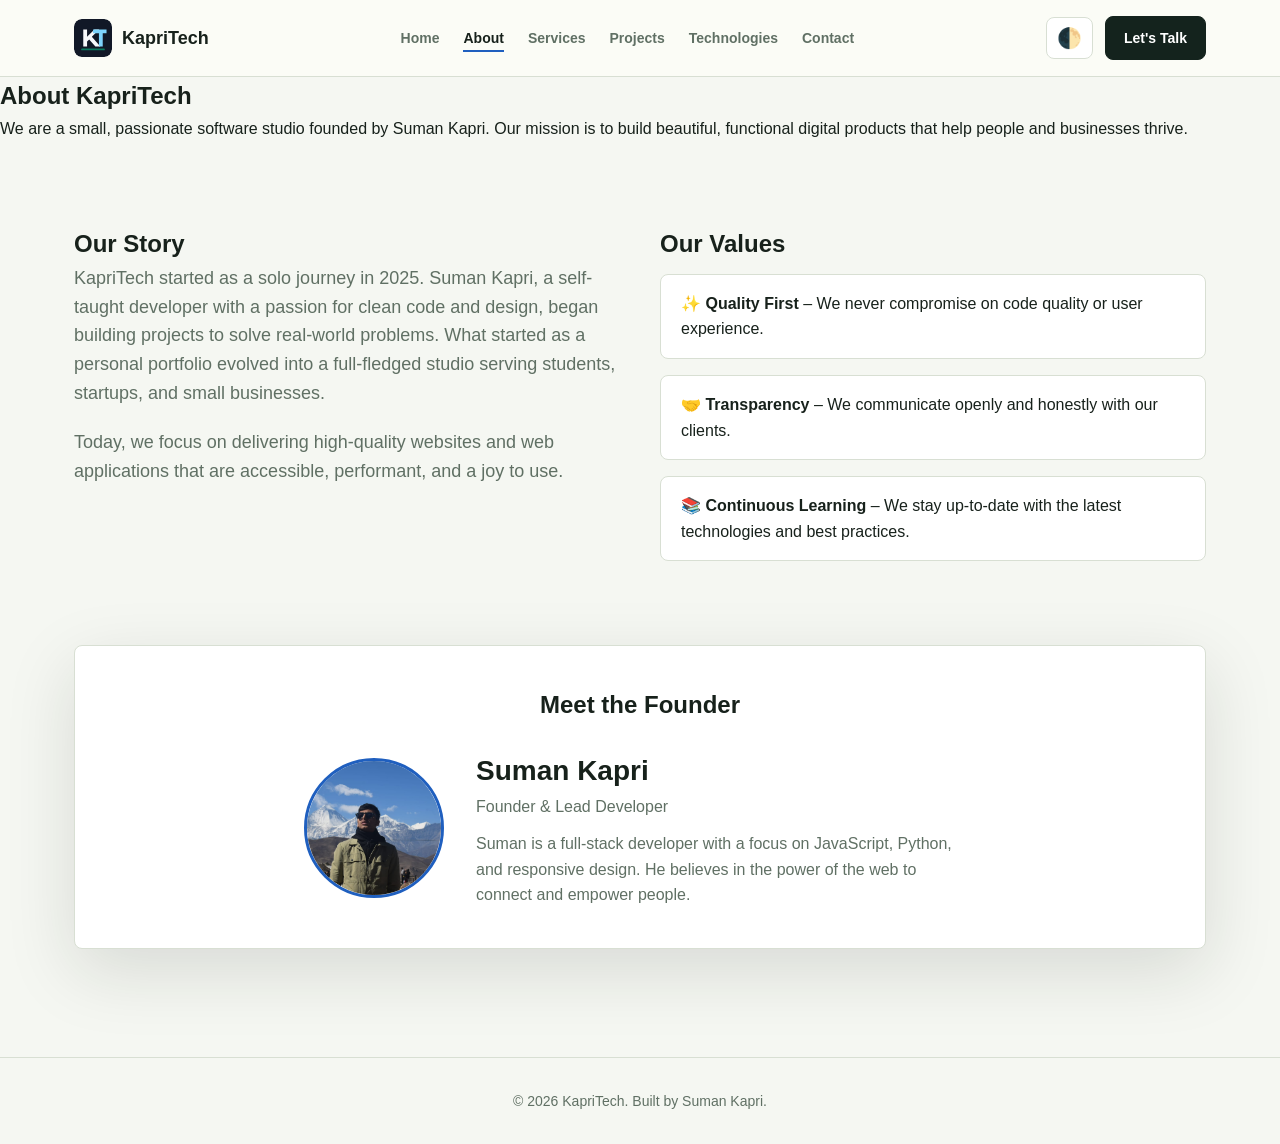
<file: portfolio-website/about.html>
<!DOCTYPE html>
<html lang="en">

<head>
    <meta charset="UTF-8" />
    <meta name="viewport" content="width=device-width, initial-scale=1.0" />
    <meta name="description" content="About KapriTech – the founder story, mission, and values of Suman Kapri." />
    <title>About | KapriTech</title>
    <link rel="icon" href="assets/kapritech-mark.svg" type="image/svg+xml" />
    <link rel="stylesheet" href="style.css" />
</head>

<body>

    <header class="site-header">
        <nav class="navbar">
            <a href="index.html" class="logo">
                <img src="assets/kapritech-mark.svg" alt="KapriTech Logo" class="brand-mark" />
                <span>KapriTech</span>
            </a>
            <button class="nav-toggle" aria-expanded="false" aria-label="Toggle navigation menu">
                <span></span><span></span><span></span>
            </button>
            <ul class="nav-links">
                <li><a href="index.html">Home</a></li>
                <li><a href="about.html" class="active">About</a></li>
                <li><a href="services.html">Services</a></li>
                <li><a href="projects.html">Projects</a></li>
                <li><a href="index.html#technologies">Technologies</a></li>
                <li><a href="contact.html">Contact</a></li>
            </ul>
            <div class="nav-actions">
                <button class="theme-toggle" aria-label="Toggle theme">🌓</button>
                <a href="contact.html" class="nav-btn">Let's Talk</a>
            </div>
        </nav>
    </header>

    <main>
        <section class="page-hero">
            <h1>About KapriTech</h1>
            <p>We are a small, passionate software studio founded by Suman Kapri. Our mission is to build beautiful, functional digital products that help people and businesses thrive.</p>
        </section>

        <section class="section">
            <div class="about-grid" style="grid-template-columns: 1fr 1fr; gap: 40px;">
                <div>
                    <h2>Our Story</h2>
                    <p style="color: var(--muted); font-size: 18px; margin-bottom: 20px;">
                        KapriTech started as a solo journey in 2025. Suman Kapri, a self-taught developer with a passion for clean code and design, began building projects to solve real-world problems. What started as a personal portfolio evolved into a full-fledged studio serving students, startups, and small businesses.
                    </p>
                    <p style="color: var(--muted); font-size: 18px;">
                        Today, we focus on delivering high-quality websites and web applications that are accessible, performant, and a joy to use.
                    </p>
                </div>
                <div>
                    <h2>Our Values</h2>
                    <ul style="list-style: none; display: flex; flex-direction: column; gap: 16px; margin-top: 10px;">
                        <li style="background: var(--surface); border: 1px solid var(--line); border-radius: var(--radius); padding: 16px 20px;">
                            <strong>✨ Quality First</strong> – We never compromise on code quality or user experience.
                        </li>
                        <li style="background: var(--surface); border: 1px solid var(--line); border-radius: var(--radius); padding: 16px 20px;">
                            <strong>🤝 Transparency</strong> – We communicate openly and honestly with our clients.
                        </li>
                        <li style="background: var(--surface); border: 1px solid var(--line); border-radius: var(--radius); padding: 16px 20px;">
                            <strong>📚 Continuous Learning</strong> – We stay up-to-date with the latest technologies and best practices.
                        </li>
                    </ul>
                </div>
            </div>
        </section>

        <section class="section" style="padding-top: 0;">
            <div style="background: var(--surface); border: 1px solid var(--line); border-radius: var(--radius); padding: 40px; box-shadow: var(--shadow);">
                <h2 style="text-align: center;">Meet the Founder</h2>
                <div style="display: flex; align-items: center; gap: 32px; flex-wrap: wrap; justify-content: center; margin-top: 24px;">
                    <img src="assets/suman-kapri.jpg" alt="Suman Kapri" style="width: 140px; height: 140px; border-radius: 50%; object-fit: cover; border: 3px solid var(--blue);" />
                    <div>
                        <h3 style="font-size: 28px;">Suman Kapri</h3>
                        <p style="color: var(--muted); font-size: 16px;">Founder & Lead Developer</p>
                        <p style="margin-top: 12px; max-width: 500px; color: var(--muted);">
                            Suman is a full‑stack developer with a focus on JavaScript, Python, and responsive design. He believes in the power of the web to connect and empower people.
                        </p>
                    </div>
                </div>
            </div>
        </section>
    </main>

    <footer>
        <p>&copy; 2026 KapriTech. Built by Suman Kapri.</p>
    </footer>

    <script src="script.js"></script>
    <script>
        // Theme and Mobile Nav script (same as index)
        document.addEventListener('DOMContentLoaded', function() {
            const toggle = document.querySelector('.theme-toggle');
            const root = document.documentElement;
            const saved = localStorage.getItem('theme');
            if (saved) root.setAttribute('data-theme', saved);
            else if (window.matchMedia('(prefers-color-scheme: dark)').matches) root.setAttribute('data-theme', 'dark');
            if (toggle) {
                toggle.addEventListener('click', function() {
                    const next = root.getAttribute('data-theme') === 'dark' ? 'light' : 'dark';
                    root.setAttribute('data-theme', next);
                    localStorage.setItem('theme', next);
                });
            }
            const navToggle = document.querySelector('.nav-toggle');
            const navLinks = document.querySelector('.nav-links');
            if (navToggle && navLinks) {
                navToggle.addEventListener('click', function() {
                    const open = navLinks.classList.toggle('is-open');
                    navToggle.setAttribute('aria-expanded', open);
                });
                navLinks.querySelectorAll('a').forEach(function(link) {
                    link.addEventListener('click', function() {
                        navLinks.classList.remove('is-open');
                        navToggle.setAttribute('aria-expanded', 'false');
                    });
                });
            }
        });
    </script>
</body>

</html>
</file>
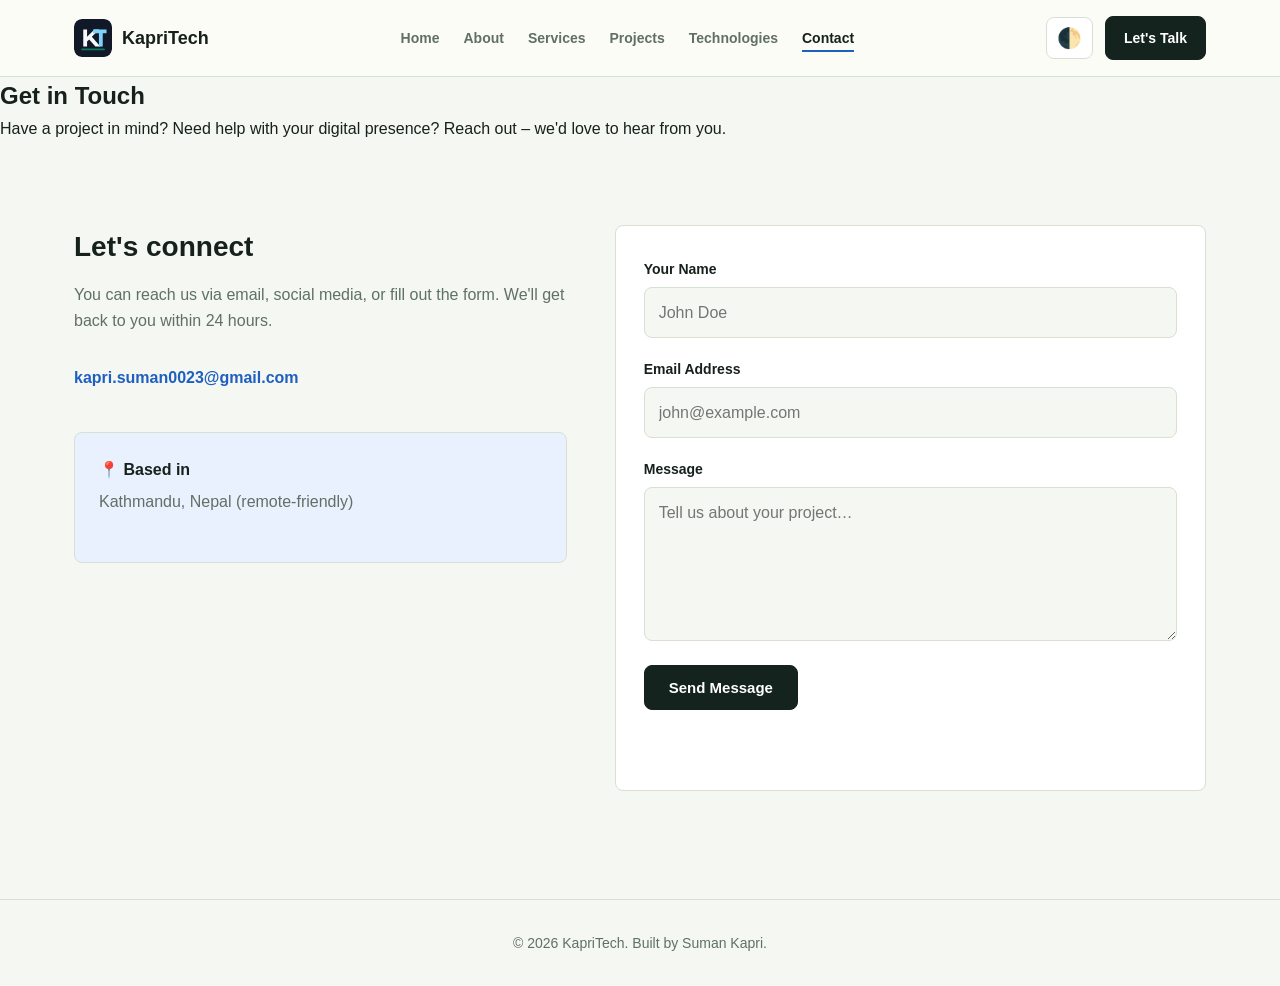
<file: portfolio-website/contact.html>
<!DOCTYPE html>
<html lang="en">

<head>
    <meta charset="UTF-8" />
    <meta name="viewport" content="width=device-width, initial-scale=1.0" />
    <meta name="description" content="Contact KapriTech – get in touch for web development, design, or collaboration." />
    <title>Contact | KapriTech</title>
    <link rel="icon" href="assets/kapritech-mark.svg" type="image/svg+xml" />
    <link rel="stylesheet" href="style.css" />
</head>

<body>

    <header class="site-header">
        <nav class="navbar">
            <a href="index.html" class="logo">
                <img src="assets/kapritech-mark.svg" alt="KapriTech Logo" class="brand-mark" />
                <span>KapriTech</span>
            </a>
            <button class="nav-toggle" aria-expanded="false" aria-label="Toggle navigation menu">
                <span></span><span></span><span></span>
            </button>
            <ul class="nav-links">
                <li><a href="index.html">Home</a></li>
                <li><a href="about.html">About</a></li>
                <li><a href="services.html">Services</a></li>
                <li><a href="projects.html">Projects</a></li>
                <li><a href="index.html#technologies">Technologies</a></li>
                <li><a href="contact.html" class="active">Contact</a></li>
            </ul>
            <div class="nav-actions">
                <button class="theme-toggle" aria-label="Toggle theme">🌓</button>
                <a href="contact.html" class="nav-btn">Let's Talk</a>
            </div>
        </nav>
    </header>

    <main>
        <section class="page-hero">
            <h1>Get in Touch</h1>
            <p>Have a project in mind? Need help with your digital presence? Reach out – we'd love to hear from you.</p>
        </section>

        <section class="section">
            <div class="contact-grid" style="grid-template-columns: 1fr 1.2fr; gap: 48px;">
                <div class="contact-info">
                    <h3>Let's connect</h3>
                    <p>You can reach us via email, social media, or fill out the form. We'll get back to you within 24 hours.</p>
                    <ul class="contact-links">
                        <li><a href="mailto:hello@kapritech.com">kapri.suman0023@gmail.com</a></li>
                       
                    </ul>
                    <div style="margin-top: 32px; padding: 24px; background: var(--soft-blue); border-radius: var(--radius); border: 1px solid var(--line);">
                        <h4 style="margin-bottom: 6px;">📍 Based in</h4>
                        <p style="color: var(--muted);">Kathmandu, Nepal (remote-friendly)</p>
                    </div>
                </div>

                <form class="contact-form" id="contactForm">
                    <div class="field-group">
                        <label for="name">Your Name</label>
                        <input type="text" id="name" placeholder="John Doe" required />
                    </div>
                    <div class="field-group">
                        <label for="email">Email Address</label>
                        <input type="email" id="email" placeholder="john@example.com" required />
                    </div>
                    <div class="field-group">
                        <label for="message">Message</label>
                        <textarea id="message" rows="5" placeholder="Tell us about your project…" required></textarea>
                    </div>
                    <button type="submit" class="btn primary-btn">Send Message</button>
                    <div class="form-status" id="formStatus"></div>
                </form>
            </div>
        </section>
    </main>

    <footer>
        <p>&copy; 2026 KapriTech. Built by Suman Kapri.</p>
    </footer>

    <script src="script.js"></script>
    <script>
        // Theme, Mobile Nav, and Contact Form script
        document.addEventListener('DOMContentLoaded', function() {
            const toggle = document.querySelector('.theme-toggle');
            const root = document.documentElement;
            const saved = localStorage.getItem('theme');
            if (saved) root.setAttribute('data-theme', saved);
            else if (window.matchMedia('(prefers-color-scheme: dark)').matches) root.setAttribute('data-theme', 'dark');
            if (toggle) {
                toggle.addEventListener('click', function() {
                    const next = root.getAttribute('data-theme') === 'dark' ? 'light' : 'dark';
                    root.setAttribute('data-theme', next);
                    localStorage.setItem('theme', next);
                });
            }
            const navToggle = document.querySelector('.nav-toggle');
            const navLinks = document.querySelector('.nav-links');
            if (navToggle && navLinks) {
                navToggle.addEventListener('click', function() {
                    const open = navLinks.classList.toggle('is-open');
                    navToggle.setAttribute('aria-expanded', open);
                });
                navLinks.querySelectorAll('a').forEach(function(link) {
                    link.addEventListener('click', function() {
                        navLinks.classList.remove('is-open');
                        navToggle.setAttribute('aria-expanded', 'false');
                    });
                });
            }
            const form = document.getElementById('contactForm');
            const status = document.getElementById('formStatus');
            if (form && status) {
                form.addEventListener('submit', function(e) {
                    e.preventDefault();
                    status.textContent = '✅ Thank you! We\'ll get back to you soon.';
                    status.style.color = 'var(--green)';
                    form.reset();
                    setTimeout(() => { status.textContent = ''; }, 4000);
                });
            }
        });
    </script>
</body>

</html>
</file>
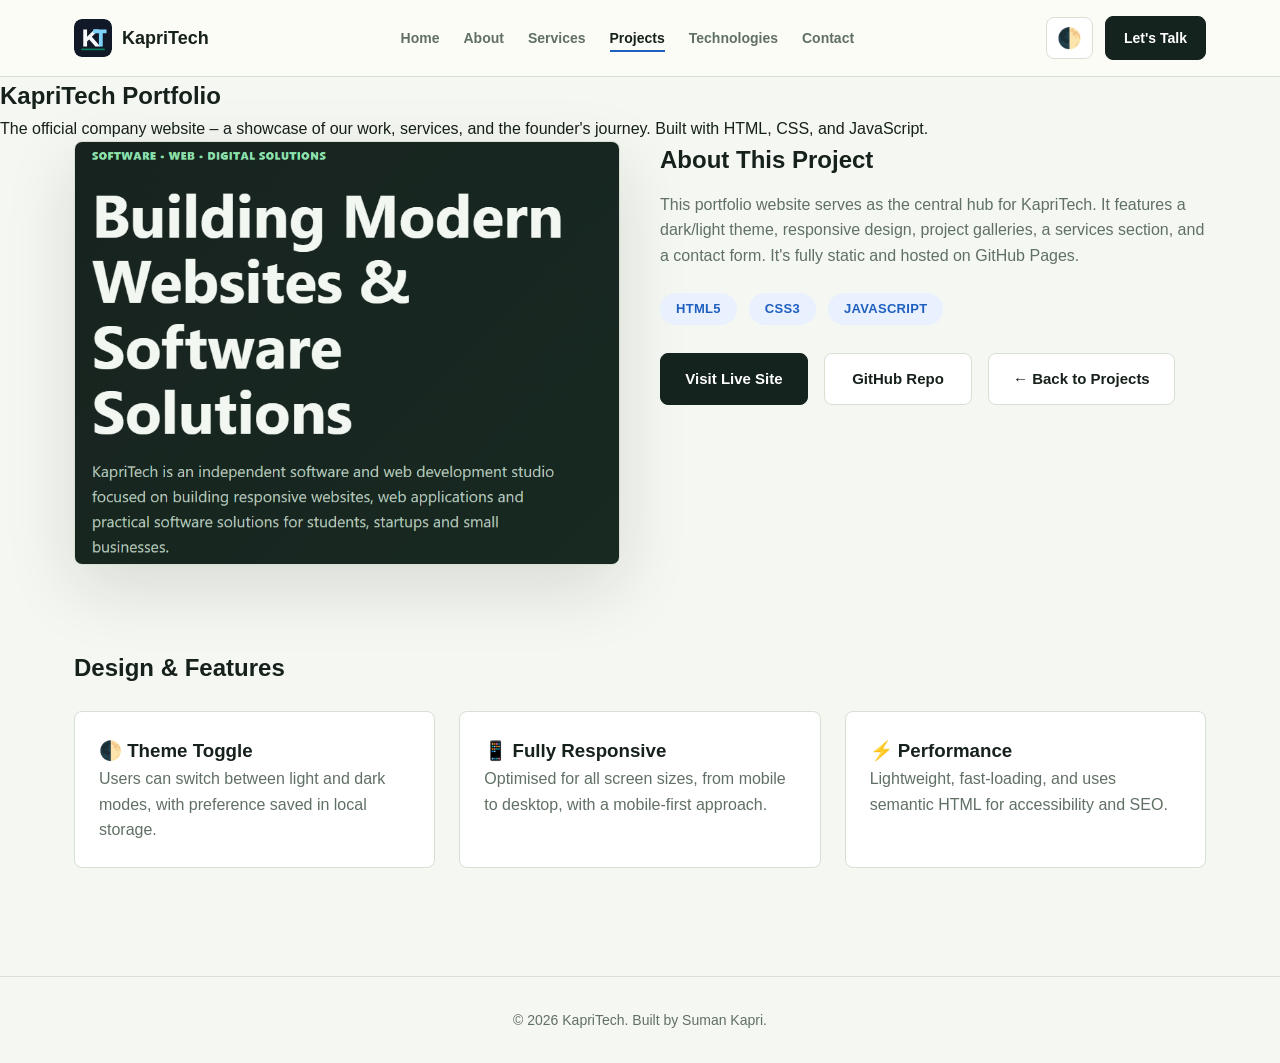
<file: portfolio-website/project-portfolio.html>
<!DOCTYPE html>
<html lang="en">

<head>
    <meta charset="UTF-8" />
    <meta name="viewport" content="width=device-width, initial-scale=1.0" />
    <meta name="description" content="KapriTech portfolio website – a modern, responsive site showcasing our work and founder journey." />
    <title>Portfolio Project | KapriTech</title>
    <link rel="icon" href="assets/kapritech-mark.svg" type="image/svg+xml" />
    <link rel="stylesheet" href="style.css" />
</head>

<body>

    <header class="site-header">
        <nav class="navbar">
            <a href="index.html" class="logo">
                <img src="assets/kapritech-mark.svg" alt="KapriTech Logo" class="brand-mark" />
                <span>KapriTech</span>
            </a>
            <button class="nav-toggle" aria-expanded="false" aria-label="Toggle navigation menu">
                <span></span><span></span><span></span>
            </button>
            <ul class="nav-links">
                <li><a href="index.html">Home</a></li>
                <li><a href="about.html">About</a></li>
                <li><a href="services.html">Services</a></li>
                <li><a href="projects.html" class="active">Projects</a></li>
                <li><a href="index.html#technologies">Technologies</a></li>
                <li><a href="contact.html">Contact</a></li>
            </ul>
            <div class="nav-actions">
                <button class="theme-toggle" aria-label="Toggle theme">🌓</button>
                <a href="contact.html" class="nav-btn">Let's Talk</a>
            </div>
        </nav>
    </header>

    <main>
        <section class="page-hero project-detail-hero">
            <h1>KapriTech Portfolio</h1>
            <p>The official company website – a showcase of our work, services, and the founder's journey. Built with HTML, CSS, and JavaScript.</p>
        </section>

        <section class="section" style="padding-top: 0;">
            <div style="display: grid; grid-template-columns: 1fr 1fr; gap: 40px; align-items: start;">
                <div>
                    <img src="assets/kapriTech-portfolio.png" alt="KapriTech portfolio screenshot" style="width: 100%; border: 1px solid var(--line); border-radius: var(--radius); box-shadow: var(--shadow);" />
                </div>
                <div>
                    <h2>About This Project</h2>
                    <p style="color: var(--muted); margin-top: 12px;">
                        This portfolio website serves as the central hub for KapriTech. It features a dark/light theme, responsive design, project galleries, a services section, and a contact form. It's fully static and hosted on GitHub Pages.
                    </p>
                    <div style="margin-top: 24px; display: flex; flex-wrap: wrap; gap: 12px;">
                        <span class="project-tag" style="background: var(--soft-blue); padding: 6px 16px; border-radius: 30px; color: var(--blue);">HTML5</span>
                        <span class="project-tag" style="background: var(--soft-blue); padding: 6px 16px; border-radius: 30px; color: var(--blue);">CSS3</span>
                        <span class="project-tag" style="background: var(--soft-blue); padding: 6px 16px; border-radius: 30px; color: var(--blue);">JavaScript</span>
                    </div>
                    <div style="margin-top: 28px; display: flex; gap: 16px; flex-wrap: wrap;">
                        <a href="index.html" class="btn primary-btn">Visit Live Site</a>
                        <a href="#" class="btn secondary-btn">GitHub Repo</a>
                        <a href="projects.html" class="btn secondary-btn">← Back to Projects</a>
                    </div>
                </div>
            </div>
        </section>

        <section class="section" style="padding-top: 0;">
            <h2>Design & Features</h2>
            <div style="display: grid; grid-template-columns: repeat(3, 1fr); gap: 24px; margin-top: 24px;">
                <div style="background: var(--surface); border: 1px solid var(--line); border-radius: var(--radius); padding: 24px;">
                    <h3>🌓 Theme Toggle</h3>
                    <p style="color: var(--muted);">Users can switch between light and dark modes, with preference saved in local storage.</p>
                </div>
                <div style="background: var(--surface); border: 1px solid var(--line); border-radius: var(--radius); padding: 24px;">
                    <h3>📱 Fully Responsive</h3>
                    <p style="color: var(--muted);">Optimised for all screen sizes, from mobile to desktop, with a mobile‑first approach.</p>
                </div>
                <div style="background: var(--surface); border: 1px solid var(--line); border-radius: var(--radius); padding: 24px;">
                    <h3>⚡ Performance</h3>
                    <p style="color: var(--muted);">Lightweight, fast-loading, and uses semantic HTML for accessibility and SEO.</p>
                </div>
            </div>
        </section>
    </main>

    <footer>
        <p>&copy; 2026 KapriTech. Built by Suman Kapri.</p>
    </footer>

    <script src="script.js"></script>
    <script>
        // Theme and Mobile Nav script
        document.addEventListener('DOMContentLoaded', function() {
            const toggle = document.querySelector('.theme-toggle');
            const root = document.documentElement;
            const saved = localStorage.getItem('theme');
            if (saved) root.setAttribute('data-theme', saved);
            else if (window.matchMedia('(prefers-color-scheme: dark)').matches) root.setAttribute('data-theme', 'dark');
            if (toggle) {
                toggle.addEventListener('click', function() {
                    const next = root.getAttribute('data-theme') === 'dark' ? 'light' : 'dark';
                    root.setAttribute('data-theme', next);
                    localStorage.setItem('theme', next);
                });
            }
            const navToggle = document.querySelector('.nav-toggle');
            const navLinks = document.querySelector('.nav-links');
            if (navToggle && navLinks) {
                navToggle.addEventListener('click', function() {
                    const open = navLinks.classList.toggle('is-open');
                    navToggle.setAttribute('aria-expanded', open);
                });
                navLinks.querySelectorAll('a').forEach(function(link) {
                    link.addEventListener('click', function() {
                        navLinks.classList.remove('is-open');
                        navToggle.setAttribute('aria-expanded', 'false');
                    });
                });
            }
        });
    </script>
</body>

</html>
</file>
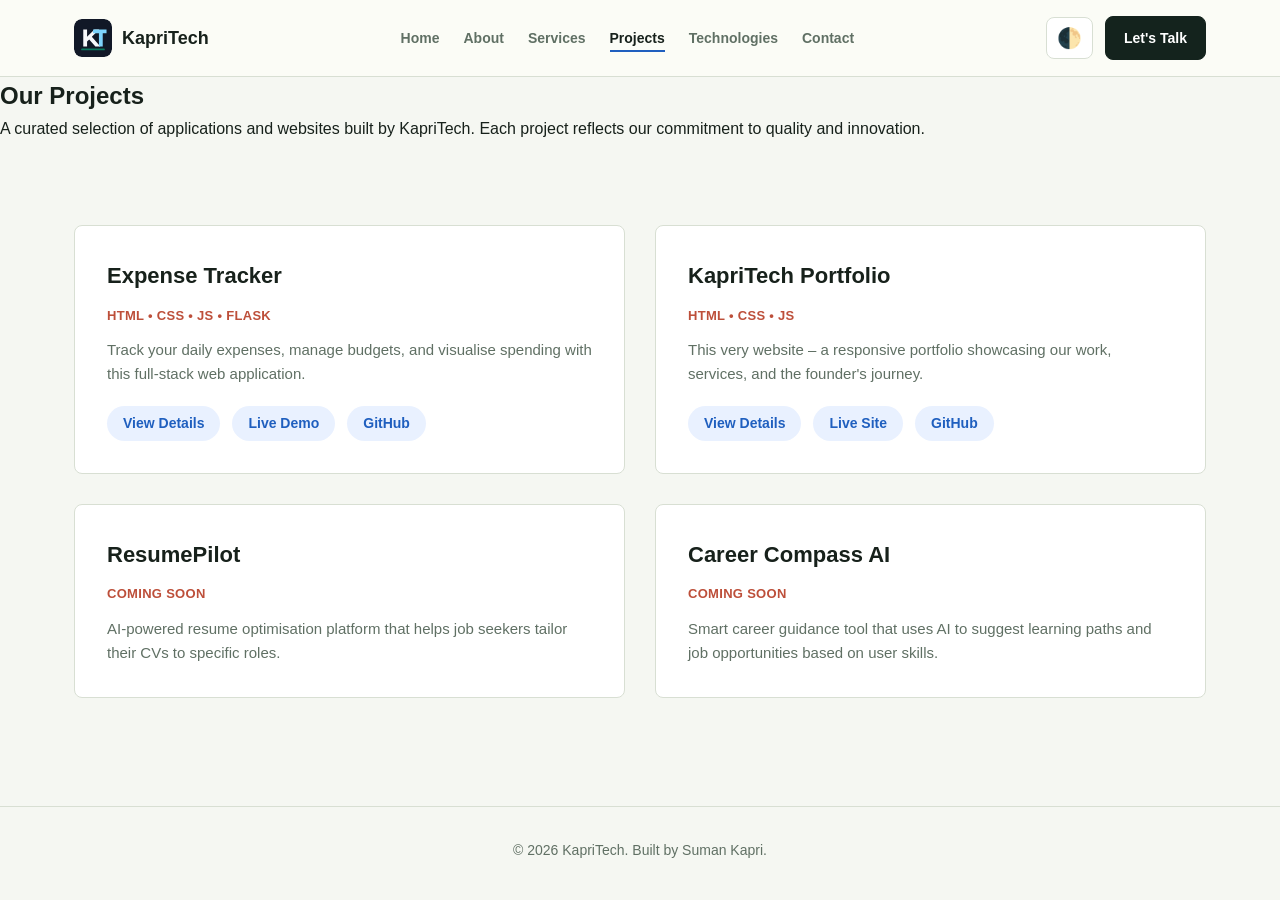
<file: portfolio-website/projects.html>
<!DOCTYPE html>
<html lang="en">

<head>
    <meta charset="UTF-8" />
    <meta name="viewport" content="width=device-width, initial-scale=1.0" />
    <meta name="description" content="All projects built by KapriTech – expense tracker, portfolio, and upcoming AI tools." />
    <title>Projects | KapriTech</title>
    <link rel="icon" href="assets/kapritech-mark.svg" type="image/svg+xml" />
    <link rel="stylesheet" href="style.css" />
</head>

<body>

    <header class="site-header">
        <nav class="navbar">
            <a href="index.html" class="logo">
                <img src="assets/kapritech-mark.svg" alt="KapriTech Logo" class="brand-mark" />
                <span>KapriTech</span>
            </a>
            <button class="nav-toggle" aria-expanded="false" aria-label="Toggle navigation menu">
                <span></span><span></span><span></span>
            </button>
            <ul class="nav-links">
                <li><a href="index.html">Home</a></li>
                <li><a href="about.html">About</a></li>
                <li><a href="services.html">Services</a></li>
                <li><a href="projects.html" class="active">Projects</a></li>
                <li><a href="index.html#technologies">Technologies</a></li>
                <li><a href="contact.html">Contact</a></li>
            </ul>
            <div class="nav-actions">
                <button class="theme-toggle" aria-label="Toggle theme">🌓</button>
                <a href="contact.html" class="nav-btn">Let's Talk</a>
            </div>
        </nav>
    </header>

    <main>
        <section class="page-hero">
            <h1>Our Projects</h1>
            <p>A curated selection of applications and websites built by KapriTech. Each project reflects our commitment to quality and innovation.</p>
        </section>

        <section class="section">
            <div class="projects-grid" style="grid-template-columns: repeat(2, 1fr); gap: 30px;">
                <div class="project-card" style="padding: 32px;">
                    <h3>Expense Tracker</h3>
                    <span class="project-tag">HTML • CSS • JS • Flask</span>
                    <p>Track your daily expenses, manage budgets, and visualise spending with this full‑stack web application.</p>
                    <div class="project-buttons">
                        <a href="project-expense-tracker.html" class="project-link">View Details</a>
                        <a href="#" class="project-link">Live Demo</a>
                        <a href="#" class="project-link">GitHub</a>
                    </div>
                </div>
                <div class="project-card" style="padding: 32px;">
                    <h3>KapriTech Portfolio</h3>
                    <span class="project-tag">HTML • CSS • JS</span>
                    <p>This very website – a responsive portfolio showcasing our work, services, and the founder's journey.</p>
                    <div class="project-buttons">
                        <a href="project-portfolio.html" class="project-link">View Details</a>
                        <a href="index.html" class="project-link">Live Site</a>
                        <a href="#" class="project-link">GitHub</a>
                    </div>
                </div>
                <div class="project-card" style="padding: 32px;">
                    <h3>ResumePilot</h3>
                    <span class="project-tag">Coming Soon</span>
                    <p>AI‑powered resume optimisation platform that helps job seekers tailor their CVs to specific roles.</p>
                </div>
                <div class="project-card" style="padding: 32px;">
                    <h3>Career Compass AI</h3>
                    <span class="project-tag">Coming Soon</span>
                    <p>Smart career guidance tool that uses AI to suggest learning paths and job opportunities based on user skills.</p>
                </div>
            </div>
        </section>
    </main>

    <footer>
        <p>&copy; 2026 KapriTech. Built by Suman Kapri.</p>
    </footer>

    <script src="script.js"></script>
    <script>
        // Theme and Mobile Nav script
        document.addEventListener('DOMContentLoaded', function() {
            const toggle = document.querySelector('.theme-toggle');
            const root = document.documentElement;
            const saved = localStorage.getItem('theme');
            if (saved) root.setAttribute('data-theme', saved);
            else if (window.matchMedia('(prefers-color-scheme: dark)').matches) root.setAttribute('data-theme', 'dark');
            if (toggle) {
                toggle.addEventListener('click', function() {
                    const next = root.getAttribute('data-theme') === 'dark' ? 'light' : 'dark';
                    root.setAttribute('data-theme', next);
                    localStorage.setItem('theme', next);
                });
            }
            const navToggle = document.querySelector('.nav-toggle');
            const navLinks = document.querySelector('.nav-links');
            if (navToggle && navLinks) {
                navToggle.addEventListener('click', function() {
                    const open = navLinks.classList.toggle('is-open');
                    navToggle.setAttribute('aria-expanded', open);
                });
                navLinks.querySelectorAll('a').forEach(function(link) {
                    link.addEventListener('click', function() {
                        navLinks.classList.remove('is-open');
                        navToggle.setAttribute('aria-expanded', 'false');
                    });
                });
            }
        });
    </script>
</body>

</html>
</file>
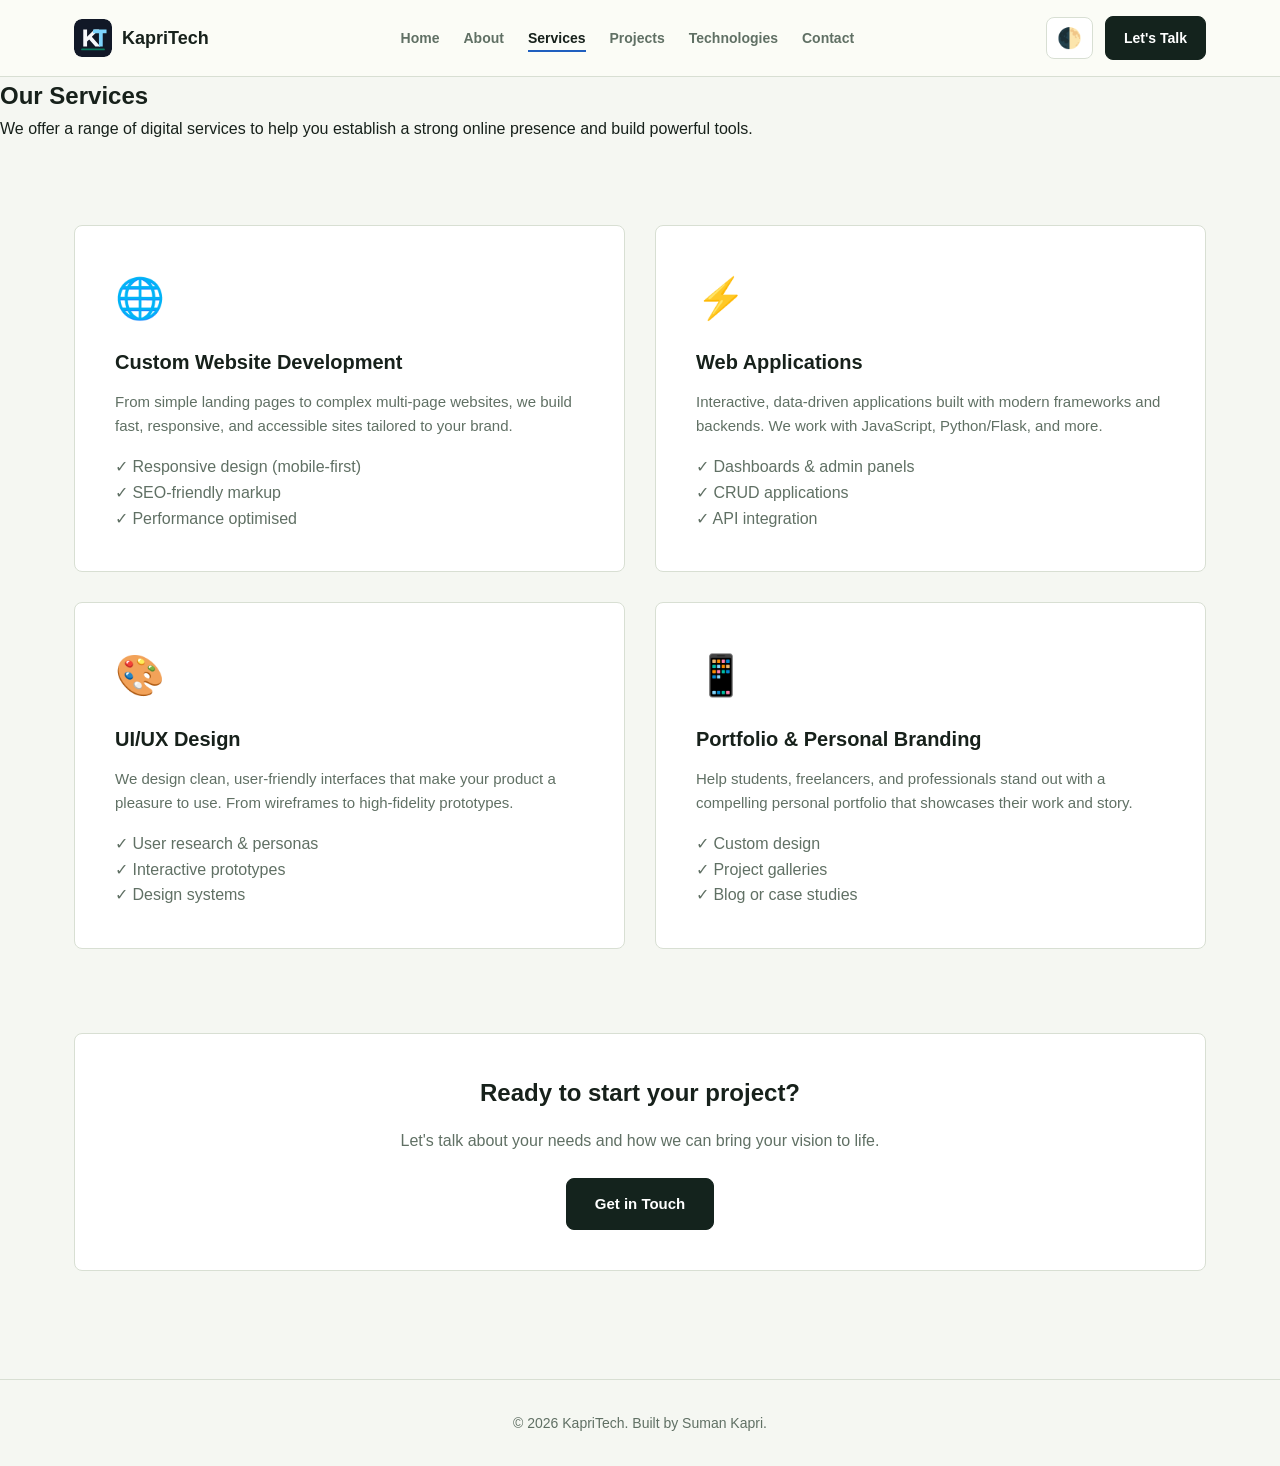
<file: portfolio-website/services.html>
<!DOCTYPE html>
<html lang="en">

<head>
    <meta charset="UTF-8" />
    <meta name="viewport" content="width=device-width, initial-scale=1.0" />
    <meta name="description" content="Services offered by KapriTech – website development, web apps, UI/UX design, and more." />
    <title>Services | KapriTech</title>
    <link rel="icon" href="assets/kapritech-mark.svg" type="image/svg+xml" />
    <link rel="stylesheet" href="style.css" />
</head>

<body>

    <header class="site-header">
        <nav class="navbar">
            <a href="index.html" class="logo">
                <img src="assets/kapritech-mark.svg" alt="KapriTech Logo" class="brand-mark" />
                <span>KapriTech</span>
            </a>
            <button class="nav-toggle" aria-expanded="false" aria-label="Toggle navigation menu">
                <span></span><span></span><span></span>
            </button>
            <ul class="nav-links">
                <li><a href="index.html">Home</a></li>
                <li><a href="about.html">About</a></li>
                <li><a href="services.html" class="active">Services</a></li>
                <li><a href="projects.html">Projects</a></li>
                <li><a href="index.html#technologies">Technologies</a></li>
                <li><a href="contact.html">Contact</a></li>
            </ul>
            <div class="nav-actions">
                <button class="theme-toggle" aria-label="Toggle theme">🌓</button>
                <a href="contact.html" class="nav-btn">Let's Talk</a>
            </div>
        </nav>
    </header>

    <main>
        <section class="page-hero">
            <h1>Our Services</h1>
            <p>We offer a range of digital services to help you establish a strong online presence and build powerful tools.</p>
        </section>

        <section class="section">
            <div class="services-grid" style="grid-template-columns: repeat(2, 1fr); gap: 30px;">
                <div class="service-card" style="padding: 40px;">
                    <div class="service-icon">🌐</div>
                    <h3>Custom Website Development</h3>
                    <p>From simple landing pages to complex multi‑page websites, we build fast, responsive, and accessible sites tailored to your brand.</p>
                    <ul style="margin-top: 16px; list-style: none; color: var(--muted);">
                        <li>✓ Responsive design (mobile‑first)</li>
                        <li>✓ SEO‑friendly markup</li>
                        <li>✓ Performance optimised</li>
                    </ul>
                </div>
                <div class="service-card" style="padding: 40px;">
                    <div class="service-icon">⚡</div>
                    <h3>Web Applications</h3>
                    <p>Interactive, data‑driven applications built with modern frameworks and backends. We work with JavaScript, Python/Flask, and more.</p>
                    <ul style="margin-top: 16px; list-style: none; color: var(--muted);">
                        <li>✓ Dashboards & admin panels</li>
                        <li>✓ CRUD applications</li>
                        <li>✓ API integration</li>
                    </ul>
                </div>
                <div class="service-card" style="padding: 40px;">
                    <div class="service-icon">🎨</div>
                    <h3>UI/UX Design</h3>
                    <p>We design clean, user‑friendly interfaces that make your product a pleasure to use. From wireframes to high‑fidelity prototypes.</p>
                    <ul style="margin-top: 16px; list-style: none; color: var(--muted);">
                        <li>✓ User research & personas</li>
                        <li>✓ Interactive prototypes</li>
                        <li>✓ Design systems</li>
                    </ul>
                </div>
                <div class="service-card" style="padding: 40px;">
                    <div class="service-icon">📱</div>
                    <h3>Portfolio & Personal Branding</h3>
                    <p>Help students, freelancers, and professionals stand out with a compelling personal portfolio that showcases their work and story.</p>
                    <ul style="margin-top: 16px; list-style: none; color: var(--muted);">
                        <li>✓ Custom design</li>
                        <li>✓ Project galleries</li>
                        <li>✓ Blog or case studies</li>
                    </ul>
                </div>
            </div>
        </section>

        <section class="section" style="padding-top: 0;">
            <div style="background: var(--surface); border: 1px solid var(--line); border-radius: var(--radius); padding: 40px; text-align: center;">
                <h2>Ready to start your project?</h2>
                <p style="color: var(--muted); max-width: 600px; margin: 16px auto;">Let's talk about your needs and how we can bring your vision to life.</p>
                <a href="contact.html" class="btn primary-btn" style="margin-top: 8px;">Get in Touch</a>
            </div>
        </section>
    </main>

    <footer>
        <p>&copy; 2026 KapriTech. Built by Suman Kapri.</p>
    </footer>

    <script src="script.js"></script>
    <script>
        // Theme and Mobile Nav script
        document.addEventListener('DOMContentLoaded', function() {
            const toggle = document.querySelector('.theme-toggle');
            const root = document.documentElement;
            const saved = localStorage.getItem('theme');
            if (saved) root.setAttribute('data-theme', saved);
            else if (window.matchMedia('(prefers-color-scheme: dark)').matches) root.setAttribute('data-theme', 'dark');
            if (toggle) {
                toggle.addEventListener('click', function() {
                    const next = root.getAttribute('data-theme') === 'dark' ? 'light' : 'dark';
                    root.setAttribute('data-theme', next);
                    localStorage.setItem('theme', next);
                });
            }
            const navToggle = document.querySelector('.nav-toggle');
            const navLinks = document.querySelector('.nav-links');
            if (navToggle && navLinks) {
                navToggle.addEventListener('click', function() {
                    const open = navLinks.classList.toggle('is-open');
                    navToggle.setAttribute('aria-expanded', open);
                });
                navLinks.querySelectorAll('a').forEach(function(link) {
                    link.addEventListener('click', function() {
                        navLinks.classList.remove('is-open');
                        navToggle.setAttribute('aria-expanded', 'false');
                    });
                });
            }
        });
    </script>
</body>

</html>
</file>
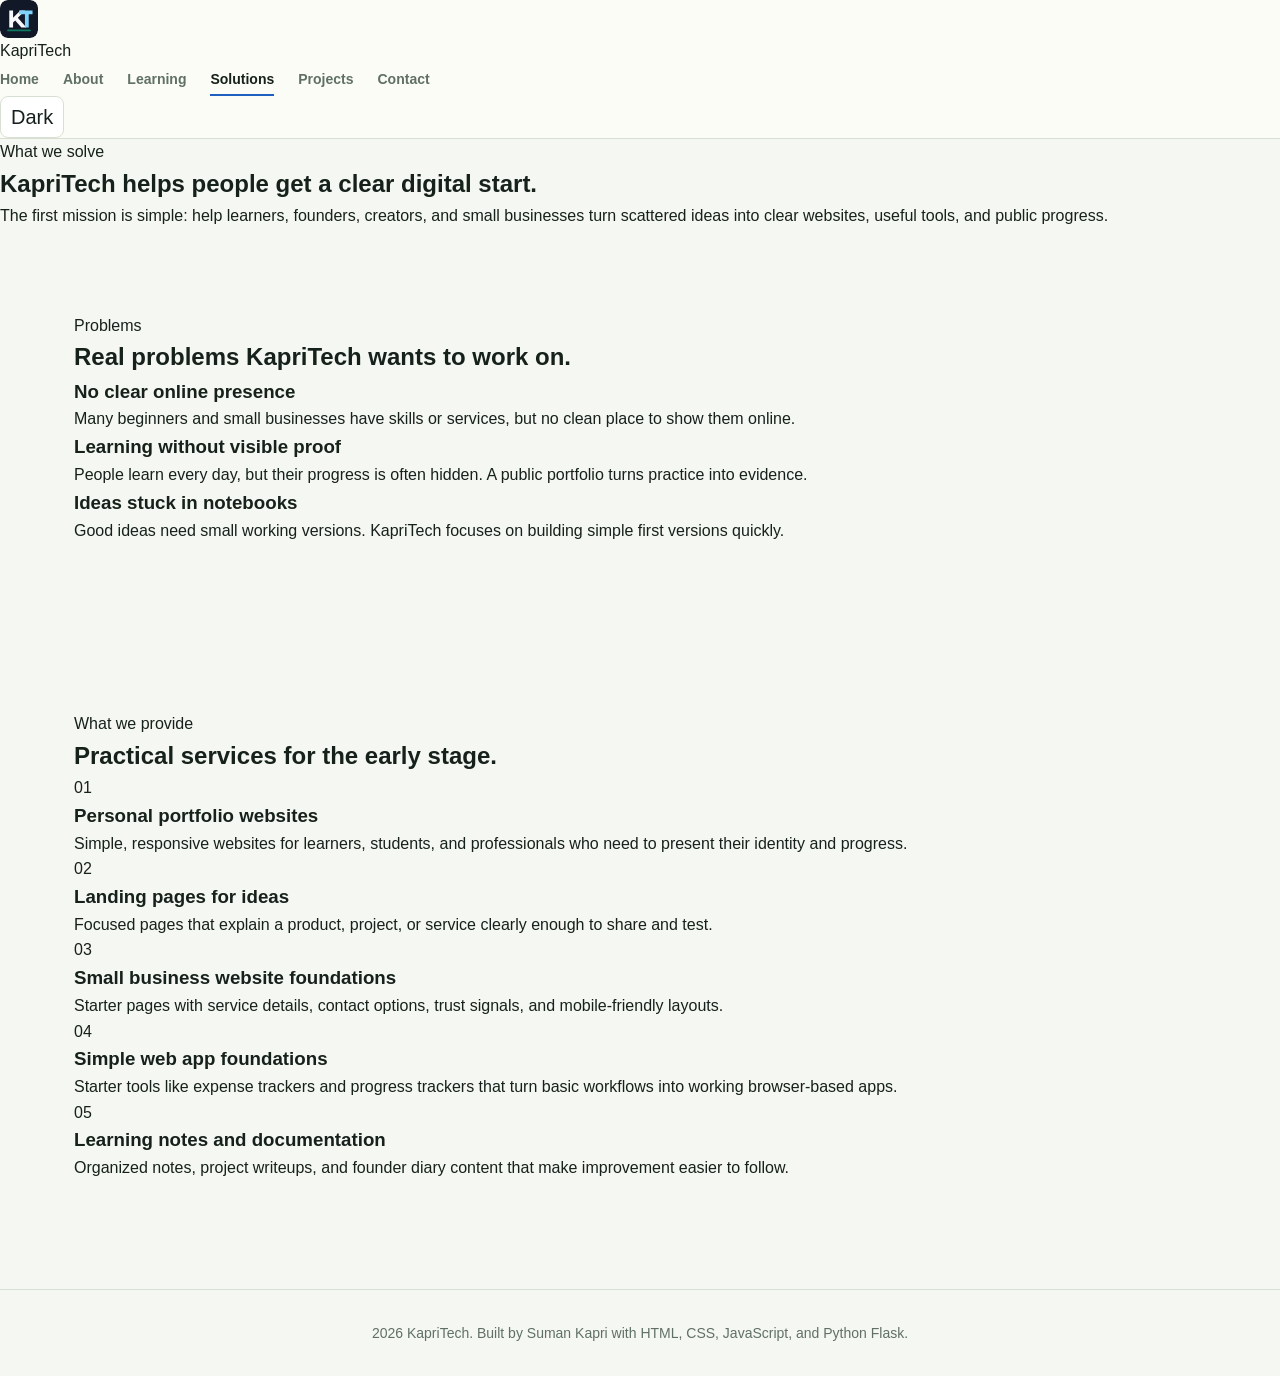
<file: portfolio-website/solutions.html>
<!DOCTYPE html>
<html lang="en">

<head>
    <meta charset="UTF-8">
    <meta name="viewport" content="width=device-width, initial-scale=1.0">
    <meta name="description" content="What KapriTech solves and provides for learners, founders, and small businesses.">
    <meta property="og:title" content="Solutions | KapriTech">
    <meta property="og:description" content="Problems KapriTech wants to solve and services it can provide.">
    <meta property="og:image" content="assets/social-preview.svg">
    <title>Solutions | KapriTech</title>
    <link rel="icon" href="assets/kapritech-mark.svg" type="image/svg+xml">
    <link rel="stylesheet" href="style.css">
</head>

<body>
    <header class="site-header">
        <nav class="nav">
            <a class="brand" href="index.html" aria-label="KapriTech home">
                <img class="brand-mark" src="assets/kapritech-mark.svg" alt="">
                <span>KapriTech</span>
            </a>

            <button class="nav-toggle" type="button" aria-expanded="false" aria-controls="main-navigation">
                <span></span>
                <span></span>
                <span></span>
                <span class="sr-only">Open navigation</span>
            </button>

            <div class="nav-links" id="main-navigation" aria-label="Main navigation">
                <a href="index.html">Home</a>
                <a href="about.html">About</a>
                <a href="learning.html">Learning</a>
                <a class="active" href="solutions.html">Solutions</a>
                <a href="projects.html">Projects</a>
                <a href="contact.html">Contact</a>
            </div>
        </nav>
    </header>

    <main>
        <section class="page-hero">
            <p class="eyebrow">What we solve</p>
            <h1>KapriTech helps people get a clear digital start.</h1>
            <p>
                The first mission is simple: help learners, founders, creators, and small businesses turn scattered ideas into clear websites, useful tools, and public progress.
            </p>
        </section>

        <section class="section">
            <div class="section-heading">
                <p class="eyebrow">Problems</p>
                <h2>Real problems KapriTech wants to work on.</h2>
            </div>

            <div class="value-grid">
                <article>
                    <h3>No clear online presence</h3>
                    <p>Many beginners and small businesses have skills or services, but no clean place to show them online.</p>
                </article>
                <article>
                    <h3>Learning without visible proof</h3>
                    <p>People learn every day, but their progress is often hidden. A public portfolio turns practice into evidence.</p>
                </article>
                <article>
                    <h3>Ideas stuck in notebooks</h3>
                    <p>Good ideas need small working versions. KapriTech focuses on building simple first versions quickly.</p>
                </article>
            </div>
        </section>

        <section class="section">
            <div class="section-heading">
                <p class="eyebrow">What we provide</p>
                <h2>Practical services for the early stage.</h2>
            </div>

            <div class="provide-list">
                <article>
                    <span>01</span>
                    <div>
                        <h3>Personal portfolio websites</h3>
                        <p>Simple, responsive websites for learners, students, and professionals who need to present their identity and progress.</p>
                    </div>
                </article>
                <article>
                    <span>02</span>
                    <div>
                        <h3>Landing pages for ideas</h3>
                        <p>Focused pages that explain a product, project, or service clearly enough to share and test.</p>
                    </div>
                </article>
                <article>
                    <span>03</span>
                    <div>
                        <h3>Small business website foundations</h3>
                        <p>Starter pages with service details, contact options, trust signals, and mobile-friendly layouts.</p>
                    </div>
                </article>
                <article>
                    <span>04</span>
                    <div>
                        <h3>Simple web app foundations</h3>
                        <p>Starter tools like expense trackers and progress trackers that turn basic workflows into working browser-based apps.</p>
                    </div>
                </article>
                <article>
                    <span>05</span>
                    <div>
                        <h3>Learning notes and documentation</h3>
                        <p>Organized notes, project writeups, and founder diary content that make improvement easier to follow.</p>
                    </div>
                </article>
            </div>
        </section>
    </main>

    <footer>
        <p>2026 KapriTech. Built by Suman Kapri with HTML, CSS, JavaScript, and Python Flask.</p>
    </footer>
    <script src="script.js"></script>
</body>

</html>
</file>
<file: portfolio-website/style.css>
/* ============================================================
   CSS VARIABLES & THEMES
   ============================================================ */
:root {
    --bg: #f5f7f2;
    --surface: #ffffff;
    --ink: #17211b;
    --muted: #607064;
    --line: #d8dfd3;
    --blue: #1f5fbf;
    --green: #137a53;
    --coral: #bd4f3a;
    --gold: #b38120;
    --dark: #14231d;
    --soft-blue: #e9f1ff;
    --soft-green: #e9f6ee;
    --soft-coral: #fff0ea;
    --shadow: 0 22px 70px rgba(23, 33, 27, 0.13);
    --radius: 8px;
    --transition: 180ms ease;
}

:root[data-theme="dark"] {
    --bg: #101916;
    --surface: #17231f;
    --ink: #f2f7f1;
    --muted: #b8c7bd;
    --line: #31433b;
    --blue: #8bb8ff;
    --green: #8ee0ad;
    --coral: #ff9b7d;
    --gold: #f1c46b;
    --dark: #eef8f0;
    --soft-blue: #16283c;
    --soft-green: #163225;
    --soft-coral: #35211d;
    --shadow: 0 22px 70px rgba(0, 0, 0, 0.36);
}

/* ============================================================
   GLOBAL RESET & BASE
   ============================================================ */
* {
    box-sizing: border-box;
    margin: 0;
    padding: 0;
}

html {
    scroll-behavior: smooth;
}

body {
    background: var(--bg);
    color: var(--ink);
    font-family: 'Inter', -apple-system, BlinkMacSystemFont, 'Segoe UI', Roboto, Helvetica, Arial, sans-serif;
    line-height: 1.6;
    transition: background var(--transition), color var(--transition);
}

a {
    color: inherit;
    text-decoration: none;
}

img {
    max-width: 100%;
    display: block;
}

/* ============================================================
   HEADER / NAVIGATION
   ============================================================ */
.site-header {
    background: rgba(251, 252, 247, 0.92);
    border-bottom: 1px solid var(--line);
    backdrop-filter: blur(18px);
    -webkit-backdrop-filter: blur(18px);
    position: sticky;
    top: 0;
    z-index: 100;
    transition: background var(--transition), border-color var(--transition);
}

:root[data-theme="dark"] .site-header {
    background: rgba(16, 25, 22, 0.92);
}

.navbar {
    display: flex;
    align-items: center;
    justify-content: space-between;
    max-width: 1180px;
    margin: 0 auto;
    padding: 16px 24px;
    gap: 16px;
}

/* Logo */
.logo {
    display: flex;
    align-items: center;
    gap: 10px;
    font-size: 18px;
    font-weight: 800;
    flex-shrink: 0;
}

.brand-mark {
    height: 38px;
    width: 38px;
    border-radius: var(--radius);
    object-fit: cover;
}

/* Desktop Navigation Links */
.nav-links {
    display: flex;
    align-items: center;
    gap: 24px;
    list-style: none;
}

.nav-links a {
    color: var(--muted);
    font-size: 14px;
    font-weight: 700;
    padding: 4px 0;
    border-bottom: 2px solid transparent;
    transition: color var(--transition), border-color var(--transition);
}

.nav-links a:hover,
.nav-links a.active {
    color: var(--ink);
    border-bottom-color: var(--blue);
}

/* Nav Actions (theme toggle + CTA) */
.nav-actions {
    display: flex;
    align-items: center;
    gap: 12px;
    flex-shrink: 0;
}

.theme-toggle {
    background: var(--surface);
    border: 1px solid var(--line);
    border-radius: var(--radius);
    color: var(--ink);
    cursor: pointer;
    font-size: 20px;
    line-height: 1;
    padding: 8px 10px;
    min-height: 42px;
    display: flex;
    align-items: center;
    justify-content: center;
    transition: background var(--transition), border-color var(--transition);
}

.theme-toggle:hover {
    background: var(--soft-blue);
    border-color: var(--blue);
}

.nav-btn {
    background: var(--dark);
    color: var(--surface);
    font-weight: 800;
    padding: 10px 18px;
    border-radius: var(--radius);
    border: 1px solid var(--dark);
    transition: transform var(--transition), box-shadow var(--transition);
    font-size: 14px;
    white-space: nowrap;
}

.nav-btn:hover {
    transform: translateY(-2px);
    box-shadow: var(--shadow);
}

:root[data-theme="dark"] .nav-btn {
    background: var(--blue);
    border-color: var(--blue);
    color: var(--bg);
}

/* Mobile Hamburger (hidden on desktop) */
.nav-toggle {
    display: none;
    flex-direction: column;
    align-items: center;
    justify-content: center;
    background: var(--surface);
    border: 1px solid var(--line);
    border-radius: var(--radius);
    cursor: pointer;
    height: 42px;
    width: 42px;
    padding: 0;
    position: relative;
    transition: border-color var(--transition);
}

.nav-toggle span {
    background: var(--ink);
    border-radius: 999px;
    display: block;
    height: 2px;
    width: 18px;
    position: absolute;
    transition: transform var(--transition), opacity var(--transition);
}

.nav-toggle span:nth-child(1) {
    transform: translateY(-6px);
}
.nav-toggle span:nth-child(2) {
    transform: translateY(0);
}
.nav-toggle span:nth-child(3) {
    transform: translateY(6px);
}

.nav-toggle[aria-expanded="true"] span:nth-child(1) {
    transform: rotate(45deg);
}
.nav-toggle[aria-expanded="true"] span:nth-child(2) {
    opacity: 0;
}
.nav-toggle[aria-expanded="true"] span:nth-child(3) {
    transform: rotate(-45deg);
}

/* ============================================================
   BUTTONS (global)
   ============================================================ */
.btn {
    display: inline-flex;
    align-items: center;
    justify-content: center;
    font-weight: 800;
    padding: 13px 24px;
    border-radius: var(--radius);
    border: 1px solid transparent;
    cursor: pointer;
    transition: transform var(--transition), box-shadow var(--transition), background var(--transition);
    font-size: 15px;
    min-width: 148px;
    text-align: center;
}

.btn:hover {
    transform: translateY(-2px);
    box-shadow: var(--shadow);
}

.primary-btn {
    background: var(--dark);
    color: var(--surface);
    border-color: var(--dark);
}

:root[data-theme="dark"] .primary-btn {
    background: var(--blue);
    border-color: var(--blue);
    color: var(--bg);
}

.secondary-btn {
    background: var(--surface);
    color: var(--ink);
    border-color: var(--line);
}

.secondary-btn:hover {
    border-color: var(--muted);
}

/* ============================================================
   HERO
   ============================================================ */
.hero {
    display: grid;
    grid-template-columns: minmax(0, 1.1fr) minmax(320px, 0.9fr);
    gap: 56px;
    align-items: center;
    max-width: 1180px;
    margin: 28px auto 0;
    padding: 64px 40px 48px;
    background: linear-gradient(135deg, rgba(255, 255, 255, 0.88), rgba(233, 246, 238, 0.72)),
        linear-gradient(90deg, rgba(189, 79, 58, 0.06), rgba(31, 95, 191, 0.06));
    border: 1px solid var(--line);
    border-radius: var(--radius);
    box-shadow: var(--shadow);
    min-height: calc(100vh - 99px);
    transition: background var(--transition), border-color var(--transition);
}

:root[data-theme="dark"] .hero {
    background: linear-gradient(135deg, rgba(23, 35, 31, 0.92), rgba(22, 50, 37, 0.72)),
        linear-gradient(90deg, rgba(255, 155, 125, 0.08), rgba(139, 184, 255, 0.08));
}

.hero-left {
    display: flex;
    flex-direction: column;
    gap: 20px;
}

.hero-tag {
    color: var(--green);
    font-size: 13px;
    font-weight: 800;
    letter-spacing: 0.5px;
    text-transform: uppercase;
}

.hero-left h1 {
    font-size: clamp(38px, 6vw, 70px);
    line-height: 1.1;
    max-width: 850px;
}

.hero-left p {
    color: var(--muted);
    font-size: clamp(16px, 1.2vw, 20px);
    max-width: 720px;
}

.hero-buttons {
    display: flex;
    flex-wrap: wrap;
    gap: 14px;
    margin-top: 10px;
}

.hero-right {
    display: flex;
    align-items: center;
    justify-content: center;
}

.hero-video {
    width: 100%;
    max-width: 100%;
    border-radius: var(--radius);
    border: 1px solid var(--line);
    box-shadow: var(--shadow);
    background: var(--surface);
    aspect-ratio: 16 / 9;
    object-fit: cover;
}

/* ============================================================
   SECTIONS (shared)
   ============================================================ */
.section {
    max-width: 1180px;
    margin: 0 auto;
    padding: 84px 24px;
}

.section-header {
    margin-bottom: 48px;
    max-width: 760px;
}

.section-header h2 {
    font-size: clamp(34px, 4vw, 48px);
    line-height: 1.1;
    margin-bottom: 16px;
}

.section-header p {
    color: var(--muted);
    font-size: 18px;
}

/* ============================================================
   ABOUT
   ============================================================ */
.about-grid {
    display: grid;
    grid-template-columns: repeat(4, 1fr);
    gap: 24px;
}

.about-card {
    background: var(--surface);
    border: 1px solid var(--line);
    border-radius: var(--radius);
    padding: 32px 24px;
    text-align: center;
    transition: transform var(--transition), box-shadow var(--transition);
}

.about-card:hover {
    transform: translateY(-4px);
    box-shadow: var(--shadow);
}

.about-card h3 {
    font-size: 38px;
    color: var(--blue);
    line-height: 1.2;
}

.about-card span {
    color: var(--muted);
    font-weight: 700;
    font-size: 14px;
}

/* ============================================================
   SERVICES
   ============================================================ */
.services-grid {
    display: grid;
    grid-template-columns: repeat(4, 1fr);
    gap: 24px;
}

.service-card {
    background: var(--surface);
    border: 1px solid var(--line);
    border-radius: var(--radius);
    padding: 32px 24px;
    transition: transform var(--transition), box-shadow var(--transition);
}

.service-card:hover {
    transform: translateY(-4px);
    box-shadow: var(--shadow);
}

.service-icon {
    font-size: 40px;
    margin-bottom: 16px;
}

.service-card h3 {
    font-size: 20px;
    margin-bottom: 12px;
}

.service-card p {
    color: var(--muted);
    font-size: 15px;
}

/* ============================================================
   PROJECTS
   ============================================================ */
.projects-grid {
    display: grid;
    grid-template-columns: repeat(2, 1fr);
    gap: 24px;
}

.project-card {
    background: var(--surface);
    border: 1px solid var(--line);
    border-radius: var(--radius);
    padding: 28px 24px;
    display: flex;
    flex-direction: column;
    gap: 12px;
    transition: transform var(--transition), box-shadow var(--transition);
}

.project-card:hover {
    transform: translateY(-4px);
    box-shadow: var(--shadow);
}

.project-card h3 {
    font-size: 22px;
}

.project-tag {
    color: var(--coral);
    font-size: 13px;
    font-weight: 800;
    text-transform: uppercase;
    letter-spacing: 0.3px;
}

.project-card p {
    color: var(--muted);
    font-size: 15px;
    flex-grow: 1;
}

.project-buttons {
    display: flex;
    flex-wrap: wrap;
    gap: 12px;
    margin-top: 8px;
}

.project-link {
    background: var(--soft-blue);
    color: var(--blue);
    font-weight: 700;
    font-size: 14px;
    padding: 6px 16px;
    border-radius: 30px;
    transition: background var(--transition);
}

.project-link:hover {
    background: var(--blue);
    color: #fff;
}

:root[data-theme="dark"] .project-link {
    background: var(--soft-blue);
    color: var(--blue);
}

:root[data-theme="dark"] .project-link:hover {
    background: var(--blue);
    color: var(--bg);
}

/* ============================================================
   TECHNOLOGIES
   ============================================================ */
.tech-grid {
    display: grid;
    grid-template-columns: repeat(8, 1fr);
    gap: 24px;
    align-items: start;
}

.tech-item {
    background: var(--surface);
    border: 1px solid var(--line);
    border-radius: var(--radius);
    padding: 20px 12px;
    text-align: center;
    display: flex;
    flex-direction: column;
    align-items: center;
    gap: 12px;
    transition: transform var(--transition), box-shadow var(--transition);
}

.tech-item:hover {
    transform: translateY(-4px);
    box-shadow: var(--shadow);
}

.tech-item img {
    height: 48px;
    width: 48px;
    object-fit: contain;
}

.tech-item span {
    font-weight: 700;
    font-size: 13px;
    color: var(--muted);
}

/* ============================================================
   CONTACT
   ============================================================ */
.contact-grid {
    display: grid;
    grid-template-columns: 1fr 1.2fr;
    gap: 48px;
    align-items: start;
}

.contact-info h3 {
    font-size: 28px;
    margin-bottom: 12px;
}

.contact-info p {
    color: var(--muted);
    margin-bottom: 24px;
}

.contact-links {
    list-style: none;
    display: flex;
    flex-direction: column;
    gap: 12px;
}

.contact-links li a {
    display: inline-block;
    padding: 8px 0;
    font-weight: 600;
    color: var(--blue);
    border-bottom: 1px solid transparent;
    transition: border-color var(--transition);
}

.contact-links li a:hover {
    border-bottom-color: var(--blue);
}

.contact-form {
    background: var(--surface);
    border: 1px solid var(--line);
    border-radius: var(--radius);
    padding: 32px 28px;
    display: flex;
    flex-direction: column;
    gap: 20px;
}

.field-group {
    display: flex;
    flex-direction: column;
    gap: 6px;
}

.field-group label {
    font-weight: 700;
    font-size: 14px;
}

.field-group input,
.field-group textarea {
    background: var(--bg);
    border: 1px solid var(--line);
    border-radius: var(--radius);
    padding: 12px 14px;
    font: inherit;
    color: var(--ink);
    transition: border-color var(--transition), box-shadow var(--transition);
    width: 100%;
}

.field-group input:focus,
.field-group textarea:focus {
    outline: none;
    border-color: var(--blue);
    box-shadow: 0 0 0 3px rgba(31, 95, 191, 0.2);
}

.contact-form .btn {
    align-self: flex-start;
    margin-top: 4px;
}

.form-status {
    min-height: 24px;
    font-weight: 700;
    font-size: 15px;
    color: var(--green);
    margin-top: 4px;
}

/* ============================================================
   FOOTER
   ============================================================ */
footer {
    border-top: 1px solid var(--line);
    padding: 32px 24px;
    text-align: center;
    color: var(--muted);
    font-size: 14px;
    margin-top: 24px;
}

/* ============================================================
   RESPONSIVE BREAKPOINTS
   ============================================================ */

/* Tablets & small laptops */
@media (max-width: 1024px) {
    .tech-grid {
        grid-template-columns: repeat(4, 1fr);
    }

    .services-grid {
        grid-template-columns: repeat(2, 1fr);
    }
}

@media (max-width: 900px) {
    .hero {
        grid-template-columns: 1fr;
        min-height: auto;
        padding: 40px 28px;
        gap: 32px;
    }

    .hero-right {
        order: -1;
    }

    .hero-video {
        max-width: 100%;
    }

    .about-grid {
        grid-template-columns: repeat(2, 1fr);
    }

    .projects-grid {
        grid-template-columns: 1fr;
    }

    .contact-grid {
        grid-template-columns: 1fr;
        gap: 32px;
    }

    .tech-grid {
        grid-template-columns: repeat(4, 1fr);
    }
}

/* Mobile */
@media (max-width: 640px) {
    .navbar {
        padding: 12px 16px;
        flex-wrap: wrap;
    }

    .nav-toggle {
        display: flex;
        order: 3;
    }

    .nav-actions {
        order: 2;
    }

    .nav-links {
        display: none;
        flex-direction: column;
        align-items: flex-start;
        gap: 8px;
        width: 100%;
        padding: 16px 0 8px;
        border-top: 1px solid var(--line);
        order: 4;
        background: var(--surface);
        border-radius: var(--radius);
        margin-top: 8px;
    }

    .nav-links.is-open {
        display: flex;
    }

    .nav-links a {
        padding: 10px 14px;
        width: 100%;
        border-radius: var(--radius);
        border-bottom: none;
    }

    .nav-links a:hover,
    .nav-links a.active {
        background: var(--soft-blue);
        border-bottom: none;
    }

    .hero {
        padding: 24px 16px;
        margin-top: 16px;
        border-radius: 0;
        border-left: 0;
        border-right: 0;
    }

    .hero-buttons .btn {
        min-width: 100%;
        justify-content: center;
    }

    .section {
        padding: 56px 16px;
    }

    .section-header h2 {
        font-size: 30px;
    }

    .about-grid {
        grid-template-columns: 1fr 1fr;
        gap: 12px;
    }

    .about-card {
        padding: 20px 12px;
    }

    .about-card h3 {
        font-size: 28px;
    }

    .services-grid {
        grid-template-columns: 1fr;
    }

    .tech-grid {
        grid-template-columns: repeat(3, 1fr);
        gap: 12px;
    }

    .tech-item {
        padding: 16px 8px;
    }

    .tech-item img {
        height: 36px;
        width: 36px;
    }

    .contact-form {
        padding: 24px 16px;
    }

    .contact-form .btn {
        width: 100%;
        justify-content: center;
    }

    .nav-btn {
        font-size: 13px;
        padding: 8px 14px;
    }

    .theme-toggle {
        font-size: 18px;
        padding: 6px 8px;
        min-height: 38px;
    }
}

/* Very small screens */
@media (max-width: 400px) {
    .about-grid {
        grid-template-columns: 1fr 1fr;
        gap: 8px;
    }

    .tech-grid {
        grid-template-columns: repeat(2, 1fr);
    }

    .hero-left h1 {
        font-size: 30px;
    }
}
</file>
